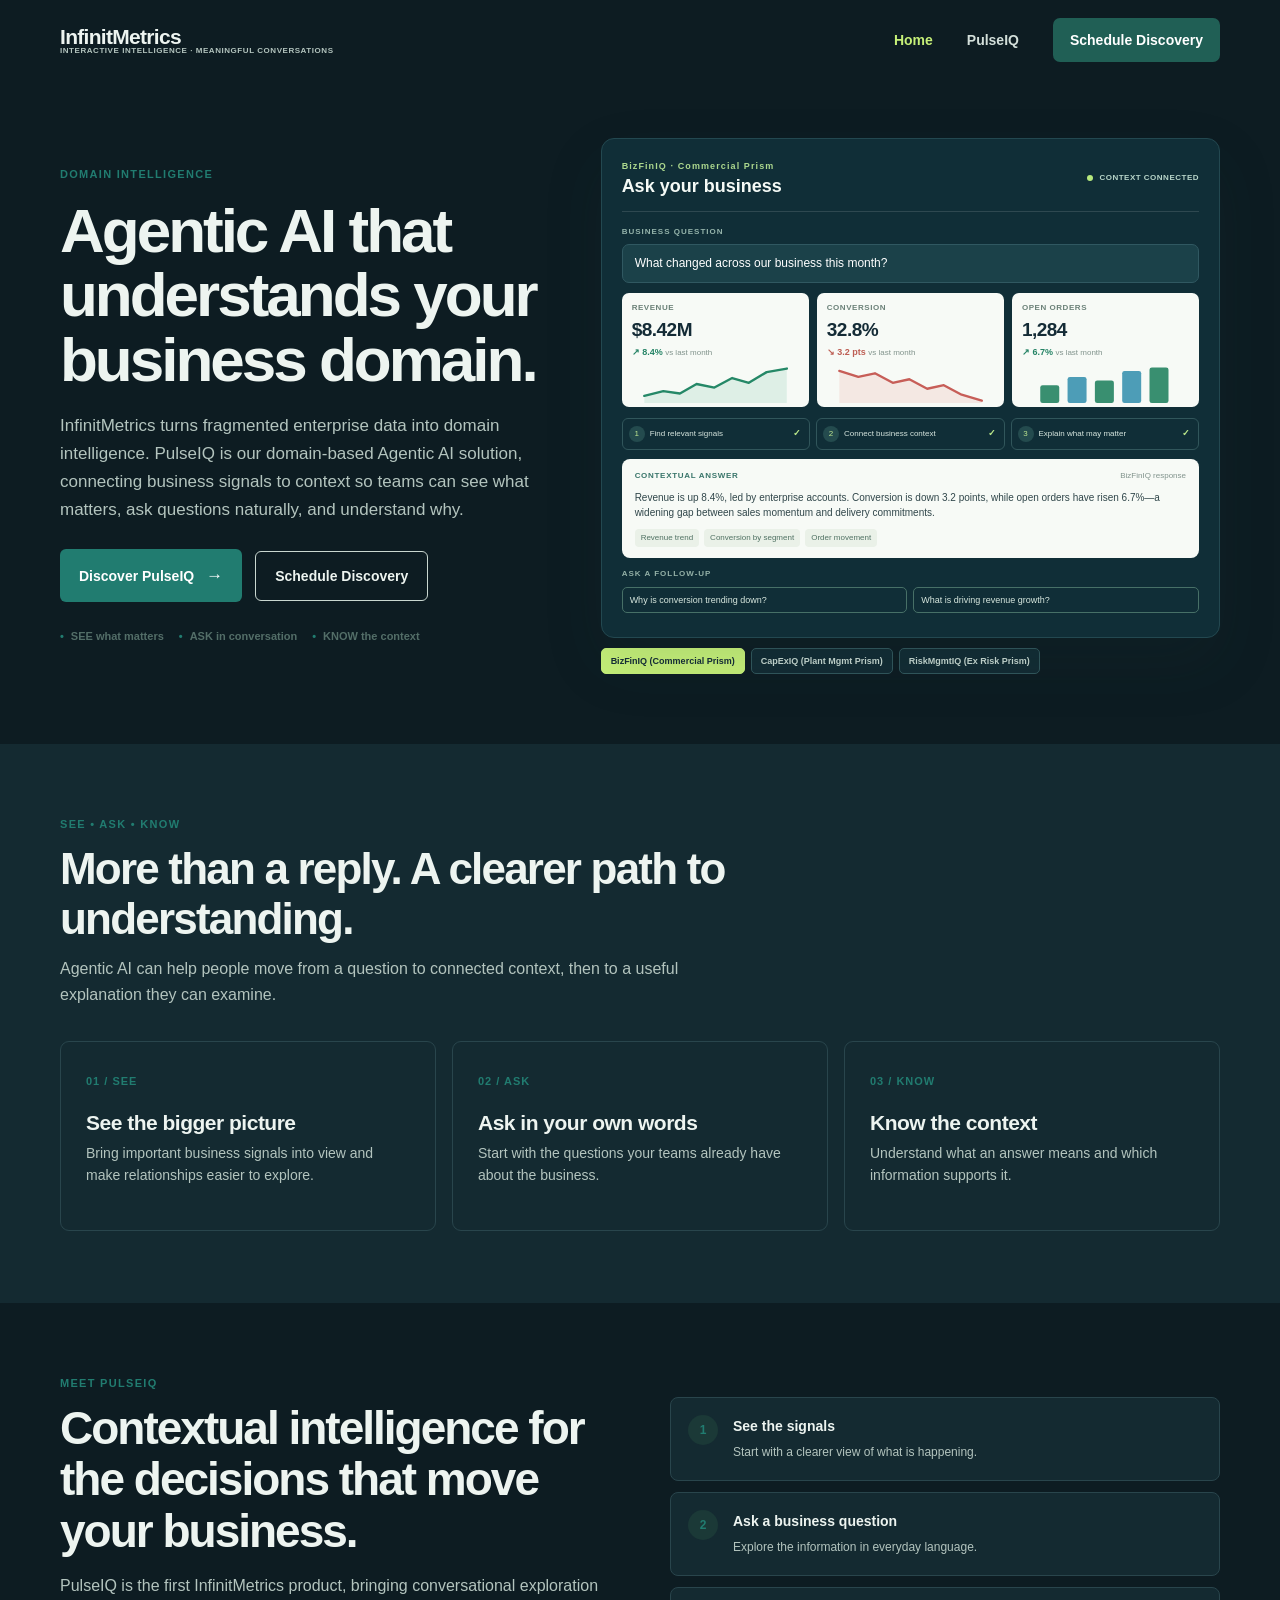
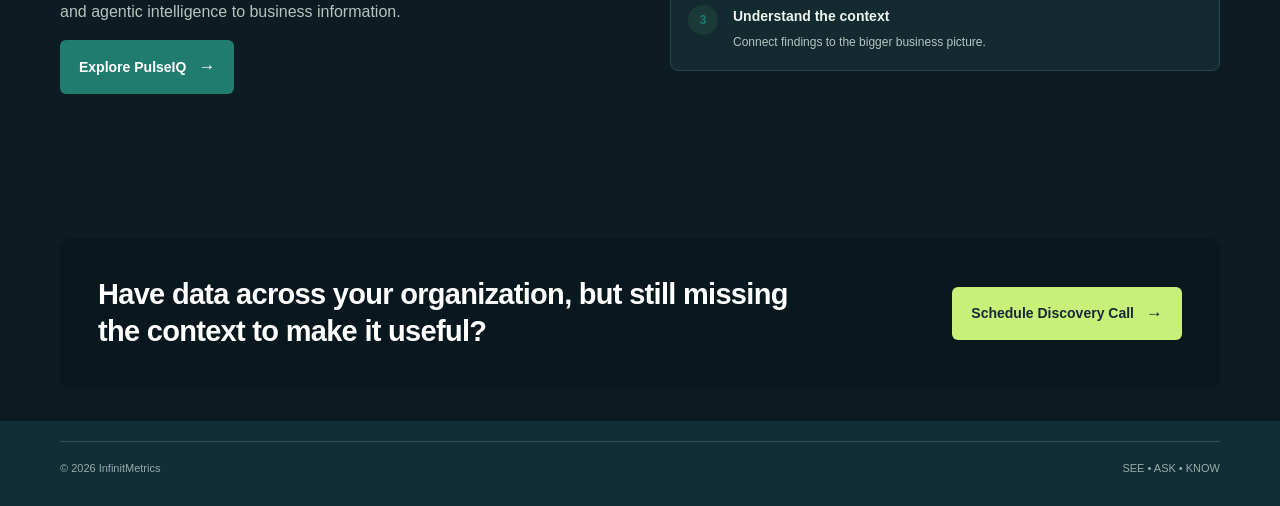
<file: index.html>
<!doctype html>
<html lang="en"><head><meta charset="utf-8"><meta name="viewport" content="width=device-width, initial-scale=1"><meta name="description" content="Agentic AI that connects fragmented business data to context, explains what matters, and helps teams move forward."><title>InfinitMetrics — Agentic AI with business context</title><link rel="stylesheet" href="assets/site.css"><link rel="stylesheet" href="assets/agent-demo.css"><link rel="stylesheet" href="assets/domain-layer.css"><link rel="stylesheet" href="assets/diagram-rotation.css"></head><body>
<header class="wrap topbar"><a class="brand" href="index.html"><span>InfinitMetrics<small>INTERACTIVE INTELLIGENCE · MEANINGFUL CONVERSATIONS</small></span></a><button class="menu" aria-label="Open navigation" aria-expanded="false">☰</button><nav class="nav"><a class="active" href="index.html">Home</a><a href="pulseiq.html">PulseIQ</a><a class="nav-cta" href="discuss.html">Schedule Discovery</a></nav></header>
<main>
<section class="wrap agent-hero"><div class="agent-copy"><div class="eyebrow">Domain Intelligence</div><h1>Agentic AI that understands your business domain.</h1><p class="lead">InfinitMetrics turns fragmented enterprise data into domain intelligence. PulseIQ is our domain-based Agentic AI solution, connecting business signals to context so teams can see what matters, ask questions naturally, and understand why.</p><div class="actions"><a class="button" href="pulseiq.html">Discover PulseIQ <span class="arrow">→</span></a><a class="button secondary" href="discuss.html">Schedule Discovery</a></div><div class="hero-points"><span>SEE what matters</span><span>ASK in conversation</span><span>KNOW the context</span></div></div>
<div class="hero-visual-switcher" data-visual-switcher data-interval="5000" aria-label="Rotating domain intelligence demonstrations"><div class="visual-slides"><div class="visual-slide visual-slide--prompt is-active" id="visual-panel-bizfin" data-visual-slide aria-hidden="false"><div class="agent-demo" aria-label="Agentic intelligence view with business metrics and connected signals"><div class="demo-top"><div><span class="demo-kicker">BizFinIQ · Commercial Prism</span><strong>Ask your business</strong></div><span class="connected-state"><i></i> CONTEXT CONNECTED</span></div><div class="demo-question-label">BUSINESS QUESTION</div><div class="demo-question" id="demo-question">What changed across our business this month?</div><div class="metric-grid"><article class="metric-card"><div class="metric-label">REVENUE</div><div class="metric-value">$8.42M</div><div class="metric-delta positive">↗ 8.4% <span>vs last month</span></div><svg viewBox="0 0 120 32" role="img" aria-label="Trend chart"><path class="chart-fill green-fill" d="M0 26 L16 22 L30 24 L44 16 L59 19 L74 11 L88 15 L103 6 L120 3 L120 32 L0 32Z"/><path class="chart-line green-line" d="M0 26 L16 22 L30 24 L44 16 L59 19 L74 11 L88 15 L103 6 L120 3"/></svg></article><article class="metric-card"><div class="metric-label">CONVERSION</div><div class="metric-value">32.8%</div><div class="metric-delta negative">↘ 3.2 pts <span>vs last month</span></div><svg viewBox="0 0 120 32" role="img" aria-label="Conversion trend declining"><path class="chart-fill red-fill" d="M0 5 L16 10 L30 7 L45 15 L59 12 L74 20 L88 17 L103 25 L120 30 L120 32 L0 32Z"/><path class="chart-line red-line" d="M0 5 L16 10 L30 7 L45 15 L59 12 L74 20 L88 17 L103 25 L120 30"/></svg></article><article class="metric-card"><div class="metric-label">OPEN ORDERS</div><div class="metric-value">1,284</div><div class="metric-delta positive">↗ 6.7% <span>vs last month</span></div><svg viewBox="0 0 120 32" role="img" aria-label="Bar chart"><rect x="5" y="17" width="16" height="15" rx="2" fill="#398f70"/><rect x="28" y="10" width="16" height="22" rx="2" fill="#4d9db7"/><rect x="51" y="13" width="16" height="19" rx="2" fill="#398f70"/><rect x="74" y="5" width="16" height="27" rx="2" fill="#4d9db7"/><rect x="97" y="2" width="16" height="30" rx="2" fill="#398f70"/></svg></article></div><div class="agent-steps" aria-label="Agent steps"><div class="agent-step"><i>1</i><span>Find relevant signals</span><b>✓</b></div><div class="agent-step"><i>2</i><span>Connect business context</span><b>✓</b></div><div class="agent-step"><i>3</i><span>Explain what may matter</span><b>✓</b></div></div><div class="answer-box"><div class="answer-heading"><span>CONTEXTUAL ANSWER</span><span>BizFinIQ response</span></div><p id="demo-answer">Revenue is up 8.4%, led by enterprise accounts. Conversion is down 3.2 points, while open orders have risen 6.7%—a widening gap between sales momentum and delivery commitments.</p><div class="evidence-row"><span>Revenue trend</span><span>Conversion by segment</span><span>Order movement</span></div></div><div class="demo-prompts"><span>ASK A FOLLOW-UP</span><button type="button" data-question="Why is conversion trending down?" data-answer="The decline is concentrated in new business. The strongest related signals are fewer late-stage opportunities progressing and a drop in recent follow-up activity. Review the affected segments and opportunity history to understand the cause.">Why is conversion trending down?</button><button type="button" data-question="What is driving revenue growth?" data-answer="Enterprise accounts are contributing most to the increase. The trend is strongest in expansion revenue, while new business conversion is softer. This separates the growth driver from the area that may need attention.">What is driving revenue growth?</button></div></div></div><div class="visual-slide visual-slide--prompt" id="visual-panel-manuiq" data-visual-slide aria-hidden="false"><div class="agent-demo chart-bars" aria-label="Agentic intelligence view with business metrics and connected signals"><div class="demo-top"><div><span class="demo-kicker">CapExIQ · Plant Mgmt Prism</span><strong>Ask your business</strong></div><span class="connected-state"><i></i> CONTEXT CONNECTED</span></div><div class="demo-question-label">BUSINESS QUESTION</div><div class="demo-question" id="capexiq-question">How is the new machine investment performing?</div><div class="metric-grid"><article class="metric-card"><div class="metric-label">CAPACITY UTILIZATION</div><div class="metric-value">82%</div><div class="metric-delta positive">↗ 6.4% <span>capacity utilized</span></div><svg viewBox="0 0 120 32" role="img" aria-label="Trend chart"><path class="chart-fill green-fill" d="M0 26 L16 22 L30 24 L44 16 L59 19 L74 11 L88 15 L103 6 L120 3 L120 32 L0 32Z"/><path class="chart-line green-line" d="M0 26 L16 22 L30 24 L44 16 L59 19 L74 11 L88 15 L103 6 L120 3"/></svg></article><article class="metric-card"><div class="metric-label">UNIT COST</div><div class="metric-value">14.2%</div><div class="metric-delta positive">↗ 8% <span>unit cost reduction</span></div><svg viewBox="0 0 120 32" role="img" aria-label="Bar chart"><rect x="5" y="17" width="16" height="15" rx="2" fill="#398f70"/><rect x="28" y="10" width="16" height="22" rx="2" fill="#4d9db7"/><rect x="51" y="13" width="16" height="19" rx="2" fill="#398f70"/><rect x="74" y="5" width="16" height="27" rx="2" fill="#4d9db7"/><rect x="97" y="2" width="16" height="30" rx="2" fill="#398f70"/></svg></article><article class="metric-card"><div class="metric-label">PAYBACK PERIOD</div><div class="metric-value">2.8 yrs</div><div class="metric-delta positive">↗ 0.4 yrs <span>payback forecast</span></div><svg viewBox="0 0 120 32" role="img" aria-label="Risk heatmap"><rect x="2" y="2" width="26" height="12" rx="2" fill="#8fbd96"/><rect x="32" y="2" width="26" height="12" rx="2" fill="#e5bb62"/><rect x="62" y="2" width="26" height="12" rx="2" fill="#d87968"/><rect x="92" y="2" width="26" height="12" rx="2" fill="#e5bb62"/><rect x="2" y="18" width="26" height="12" rx="2" fill="#e5bb62"/><rect x="32" y="18" width="26" height="12" rx="2" fill="#8fbd96"/><rect x="62" y="18" width="26" height="12" rx="2" fill="#e5bb62"/><rect x="92" y="18" width="26" height="12" rx="2" fill="#d87968"/></svg></article></div><div class="agent-steps" aria-label="Agent steps"><div class="agent-step"><i>1</i><span>Find relevant signals</span><b>✓</b></div><div class="agent-step"><i>2</i><span>Connect business context</span><b>✓</b></div><div class="agent-step"><i>3</i><span>Explain what may matter</span><b>✓</b></div></div><div class="answer-box"><div class="answer-heading"><span>CONTEXTUAL ANSWER</span><span>CapExIQ response</span></div><p id="capexiq-answer">Capacity utilization is 82%, with unit cost down 8% since commissioning. At current output, the investment is tracking toward a 2.8 year payback; compare actual throughput with the original ramp plan.</p><div class="evidence-row"><span>Capacity trend</span><span>Cost by unit</span><span>ROI outlook</span></div></div><div class="demo-prompts"><span>ASK A FOLLOW-UP</span><button type="button" data-question="What is limiting machine utilization?" data-answer="The decline is concentrated in new business. The strongest related signals are fewer late-stage opportunities progressing and a drop in recent follow-up activity. Review the affected segments and opportunity history to understand the cause.">What is limiting machine utilization?</button><button type="button" data-question="How has unit cost changed?" data-answer="Enterprise accounts are contributing most to the increase. The trend is strongest in expansion revenue, while new business conversion is softer. This separates the growth driver from the area that may need attention.">How has unit cost changed?</button></div></div></div><div class="visual-slide visual-slide--prompt" id="visual-panel-riskmgmtiq" data-visual-slide aria-hidden="false"><div class="agent-demo chart-mix-risk" aria-label="Agentic intelligence view with business metrics and connected signals"><div class="demo-top"><div><span class="demo-kicker">RiskMgmtIQ - Ex Risk Prism</span><strong>Ask your business</strong></div><span class="connected-state"><i></i> CONTEXT CONNECTED</span></div><div class="demo-question-label">BUSINESS QUESTION</div><div class="demo-question" id="riskmgmtiq-question">Which vendors need a risk review this quarter?</div><div class="metric-grid"><article class="metric-card"><div class="metric-label">CONTROL COVERAGE</div><div class="metric-value">86%</div><div class="metric-delta positive">↗ 4 pts <span>controls mapped</span></div><svg viewBox="0 0 120 32" role="img" aria-label="Bar chart"><rect x="5" y="17" width="16" height="15" rx="2" fill="#398f70"/><rect x="28" y="10" width="16" height="22" rx="2" fill="#4d9db7"/><rect x="51" y="13" width="16" height="19" rx="2" fill="#398f70"/><rect x="74" y="5" width="16" height="27" rx="2" fill="#4d9db7"/><rect x="97" y="2" width="16" height="30" rx="2" fill="#398f70"/></svg></article><article class="metric-card"><div class="metric-label">OPEN FINDINGS</div><div class="metric-value">12</div><div class="metric-delta positive">↗ 3 <span>open high findings</span></div><svg viewBox="0 0 120 32" role="img" aria-label="Risk heatmap"><rect x="2" y="2" width="26" height="12" rx="2" fill="#8fbd96"/><rect x="32" y="2" width="26" height="12" rx="2" fill="#e5bb62"/><rect x="62" y="2" width="26" height="12" rx="2" fill="#d87968"/><rect x="92" y="2" width="26" height="12" rx="2" fill="#e5bb62"/><rect x="2" y="18" width="26" height="12" rx="2" fill="#e5bb62"/><rect x="32" y="18" width="26" height="12" rx="2" fill="#8fbd96"/><rect x="62" y="18" width="26" height="12" rx="2" fill="#e5bb62"/><rect x="92" y="18" width="26" height="12" rx="2" fill="#d87968"/></svg></article><article class="metric-card"><div class="metric-label">REVIEWS DUE</div><div class="metric-value">7</div><div class="metric-delta positive">↗ 2 <span>reviews due</span></div><svg viewBox="0 0 120 32" role="img" aria-label="Risk heatmap"><rect x="2" y="2" width="26" height="12" rx="2" fill="#8fbd96"/><rect x="32" y="2" width="26" height="12" rx="2" fill="#e5bb62"/><rect x="62" y="2" width="26" height="12" rx="2" fill="#d87968"/><rect x="92" y="2" width="26" height="12" rx="2" fill="#e5bb62"/><rect x="2" y="18" width="26" height="12" rx="2" fill="#e5bb62"/><rect x="32" y="18" width="26" height="12" rx="2" fill="#8fbd96"/><rect x="62" y="18" width="26" height="12" rx="2" fill="#e5bb62"/><rect x="92" y="18" width="26" height="12" rx="2" fill="#d87968"/></svg></article></div><div class="agent-steps" aria-label="Agent steps"><div class="agent-step"><i>1</i><span>Find relevant signals</span><b>✓</b></div><div class="agent-step"><i>2</i><span>Connect business context</span><b>✓</b></div><div class="agent-step"><i>3</i><span>Explain what may matter</span><b>✓</b></div></div><div class="answer-box"><div class="answer-heading"><span>CONTEXTUAL ANSWER</span><span>RiskMgmtIQ (Ex Risk Prism) · VRM / GRC response</span></div><p id="riskmgmtiq-answer">Twelve high priority findings remain open, and seven vendor reviews are due this quarter. Control coverage is 86%; prioritize suppliers with overdue reviews and unresolved security evidence.</p><div class="evidence-row"><span>Capacity trend</span><span>Cost by unit</span><span>ROI outlook</span></div></div><div class="demo-prompts"><span>ASK A FOLLOW-UP</span><button type="button" data-question="Which vendors have overdue evidence?" data-answer="The decline is concentrated in new business. The strongest related signals are fewer late-stage opportunities progressing and a drop in recent follow-up activity. Review the affected segments and opportunity history to understand the cause.">Which vendors have overdue evidence?</button><button type="button" data-question="What changed in high risk findings?" data-answer="Enterprise accounts are contributing most to the increase. The trend is strongest in expansion revenue, while new business conversion is softer. This separates the growth driver from the area that may need attention.">What changed in high risk findings?</button></div></div></div></div><div class="visual-controls" role="group" aria-label="Choose a domain demonstration"><button class="visual-control is-active" type="button" data-visual-trigger="0" aria-pressed="true">BizFinIQ (Commercial Prism)</button><button class="visual-control" type="button" data-visual-trigger="1" aria-pressed="false">CapExIQ (Plant Mgmt Prism)</button><button class="visual-control" type="button" data-visual-trigger="2" aria-pressed="false">RiskMgmtIQ (Ex Risk Prism)</button></div></div></section>
<section class="band white"><div class="wrap"><div class="section-head"><div class="eyebrow">SEE • ASK • KNOW</div><h2>More than a reply. A clearer path to understanding.</h2><p>Agentic AI can help people move from a question to connected context, then to a useful explanation they can examine.</p></div><div class="three"><article class="tile"><span class="num">01 / SEE</span><h3>See the bigger picture</h3><p>Bring important business signals into view and make relationships easier to explore.</p></article><article class="tile"><span class="num">02 / ASK</span><h3>Ask in your own words</h3><p>Start with the questions your teams already have about the business.</p></article><article class="tile"><span class="num">03 / KNOW</span><h3>Know the context</h3><p>Understand what an answer means and which information supports it.</p></article></div></div></section>
<section class="band"><div class="wrap split"><div><div class="eyebrow">Meet PulseIQ</div><h2>Contextual intelligence for the decisions that move your business.</h2><p>PulseIQ is the first InfinitMetrics product, bringing conversational exploration and agentic intelligence to business information.</p><a class="button" href="pulseiq.html">Explore PulseIQ <span class="arrow">→</span></a></div><div class="step-list"><div class="step"><strong>1</strong><div><b>See the signals</b><span>Start with a clearer view of what is happening.</span></div></div><div class="step"><strong>2</strong><div><b>Ask a business question</b><span>Explore the information in everyday language.</span></div></div><div class="step"><strong>3</strong><div><b>Understand the context</b><span>Connect findings to the bigger business picture.</span></div></div></div></div></section>
<section class="band"><div class="wrap"><div class="quote"><p>Have data across your organization, but still missing the context to make it useful?</p><a class="button" href="discuss.html">Schedule Discovery Call <span class="arrow">→</span></a></div></div></section>
</main><footer class="footer"><div class="wrap"><div class="footer-bottom"><span>© 2026 InfinitMetrics</span><span>SEE • ASK • KNOW</span></div></div></footer><script src="assets/site.js"></script><script src="assets/agent-demo.js"></script><script src="assets/diagram-rotation.js"></script></body></html>
</file>
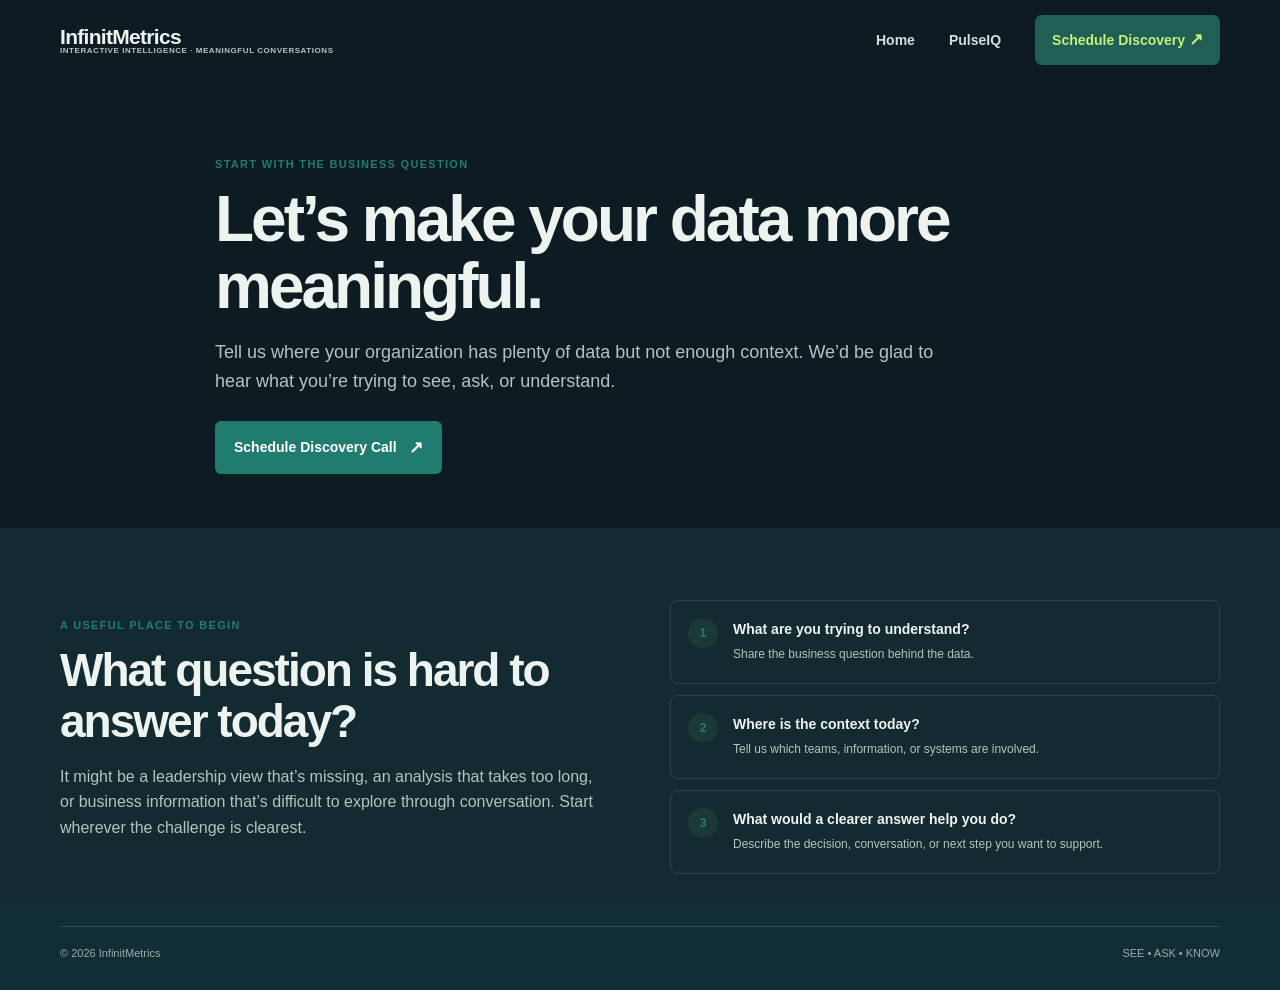
<file: discuss.html>
<!doctype html>
<html lang="en"><head><meta charset="utf-8"><meta name="viewport" content="width=device-width, initial-scale=1"><meta name="description" content="Talk with InfinitMetrics about the business questions your data is not helping you answer."><title>Schedule Discovery | InfinitMetrics</title><link rel="stylesheet" href="assets/site.css"></head><body>
<header class="wrap topbar"><a class="brand" href="/"><span>InfinitMetrics<small>INTERACTIVE INTELLIGENCE · MEANINGFUL CONVERSATIONS</small></span></a><button class="menu" aria-label="Open navigation" aria-expanded="false">☰</button><nav class="nav"><a href="/">Home</a><a href="pulseiq.html">PulseIQ</a><a class="nav-cta active" href="discuss.html">Schedule Discovery <span class="arrow">↗</span></a></nav></header>
<main><section class="wrap page-hero"><div class="eyebrow">Start with the business question</div><h1>Let’s make your data more meaningful.</h1><p>Tell us where your organization has plenty of data but not enough context. We’d be glad to hear what you’re trying to see, ask, or understand.</p><div class="actions"><a class="button" href="mailto:tgkirubakaran@infinitmetrics.com?subject=InfinitMetrics%20-%20Schedule%20Discovery%20Call">Schedule Discovery Call <span class="arrow">↗</span></a></div></section>
<section class="band white"><div class="wrap split"><div><div class="eyebrow">A useful place to begin</div><h2>What question is hard to answer today?</h2><p>It might be a leadership view that’s missing, an analysis that takes too long, or business information that’s difficult to explore through conversation. Start wherever the challenge is clearest.</p></div><div class="step-list"><div class="step"><strong>1</strong><div><b>What are you trying to understand?</b><span>Share the business question behind the data.</span></div></div><div class="step"><strong>2</strong><div><b>Where is the context today?</b><span>Tell us which teams, information, or systems are involved.</span></div></div><div class="step"><strong>3</strong><div><b>What would a clearer answer help you do?</b><span>Describe the decision, conversation, or next step you want to support.</span></div></div></div></div></section></main>
<footer class="footer"><div class="wrap"><div class="footer-bottom"><span>© 2026 InfinitMetrics</span><span>SEE • ASK • KNOW</span></div></div></footer><script src="assets/site.js"></script></body></html>
</file>
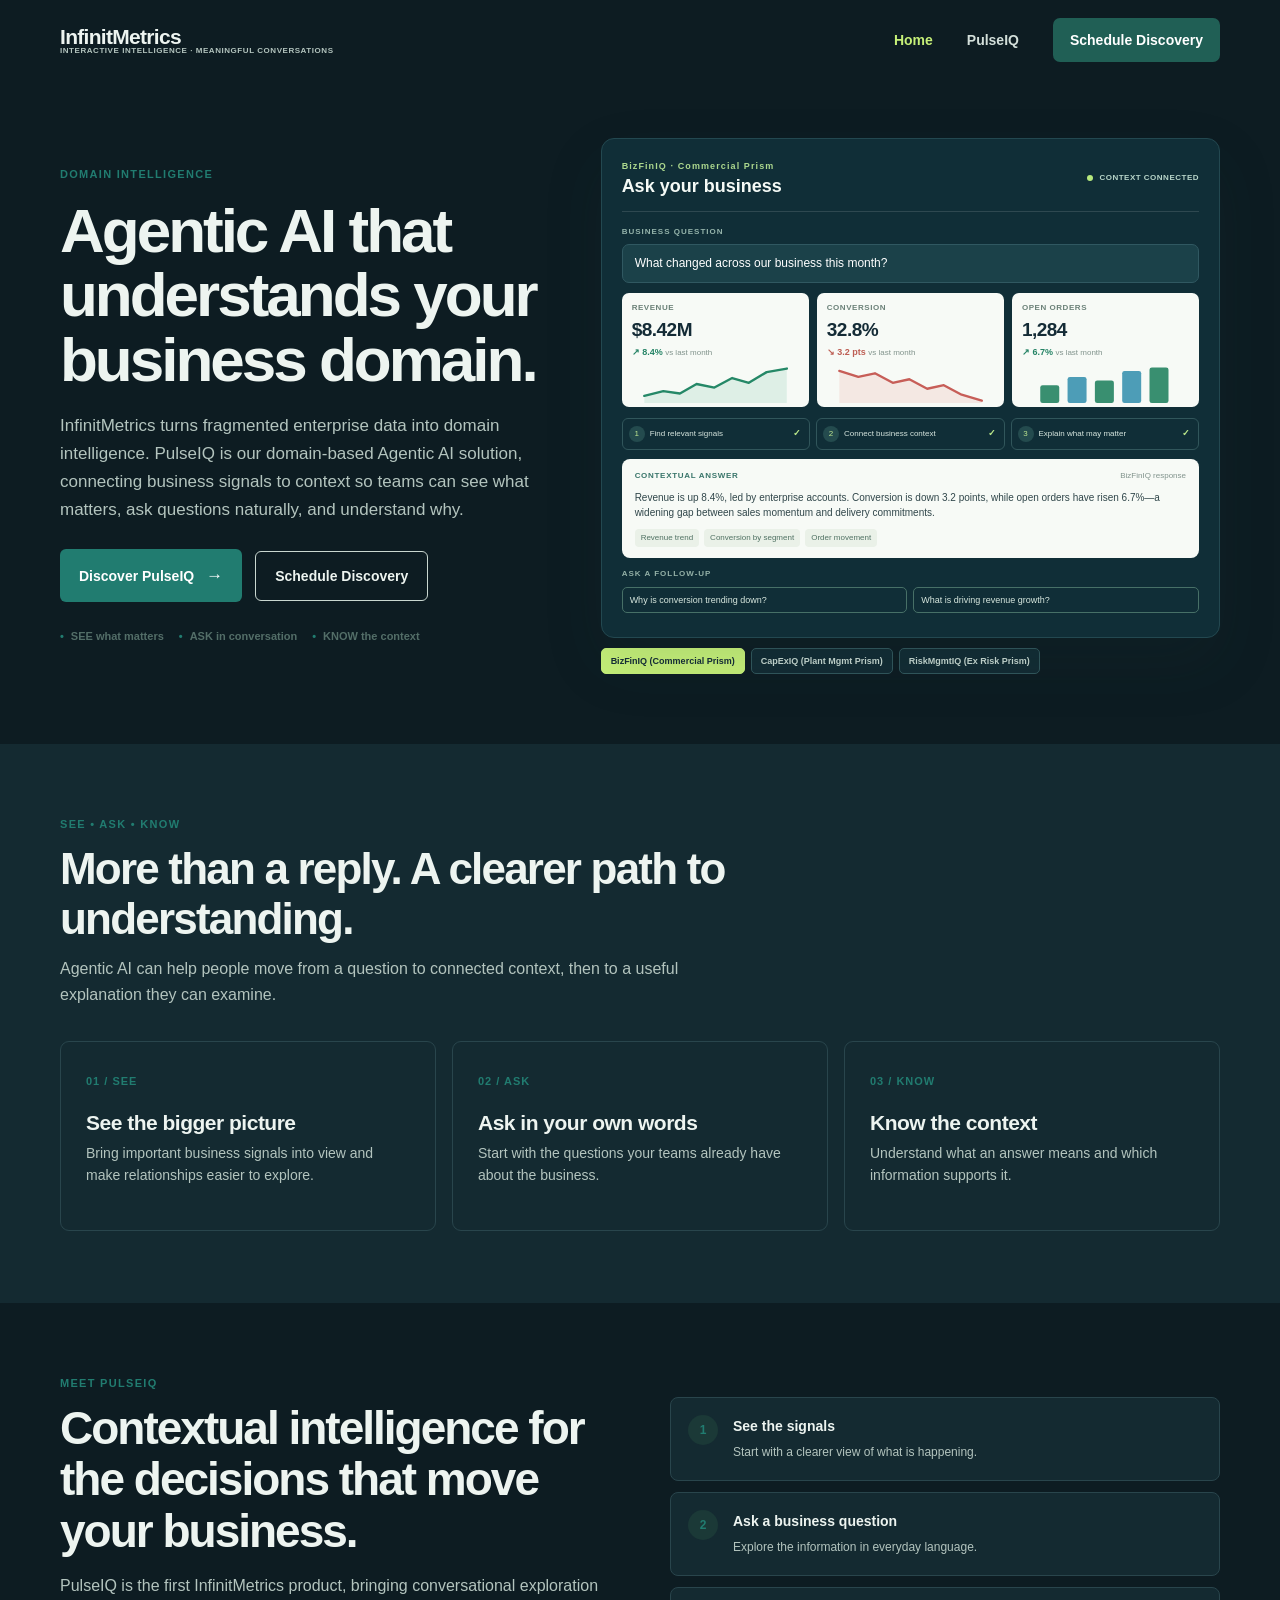
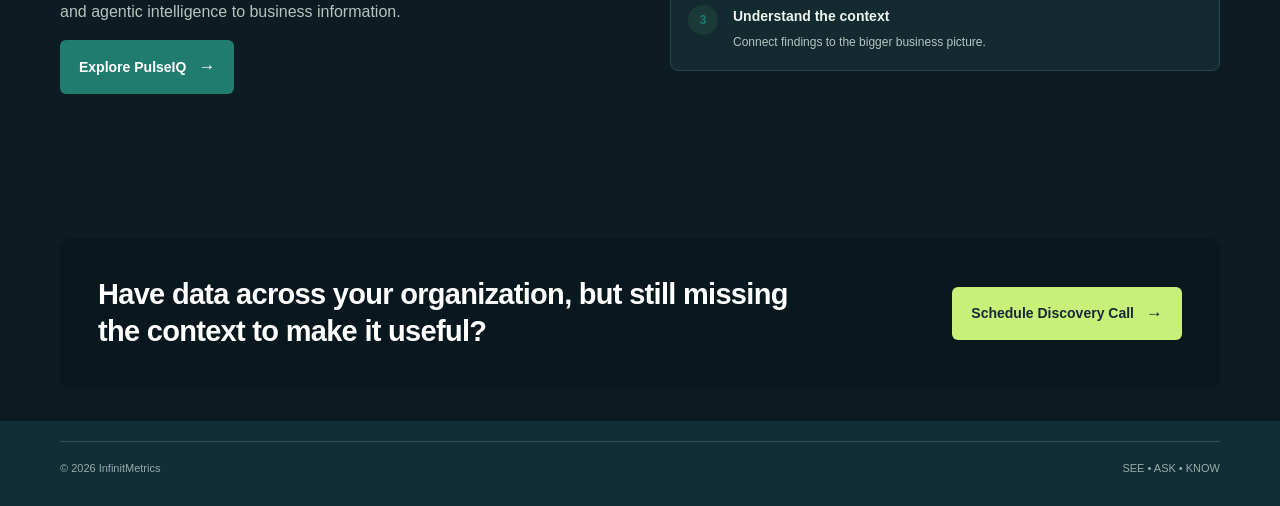
<file: home-5s-compact-diagram-draft.html>
<!doctype html><html lang="en"><head><meta charset="utf-8"><meta http-equiv="refresh" content="0;url=/"><link rel="canonical" href="/"><title>InfinitMetrics</title><script>window.location.replace("/");</script></head><body><p>Continue to <a href="/">InfinitMetrics home</a>.</p></body></html>
</file>
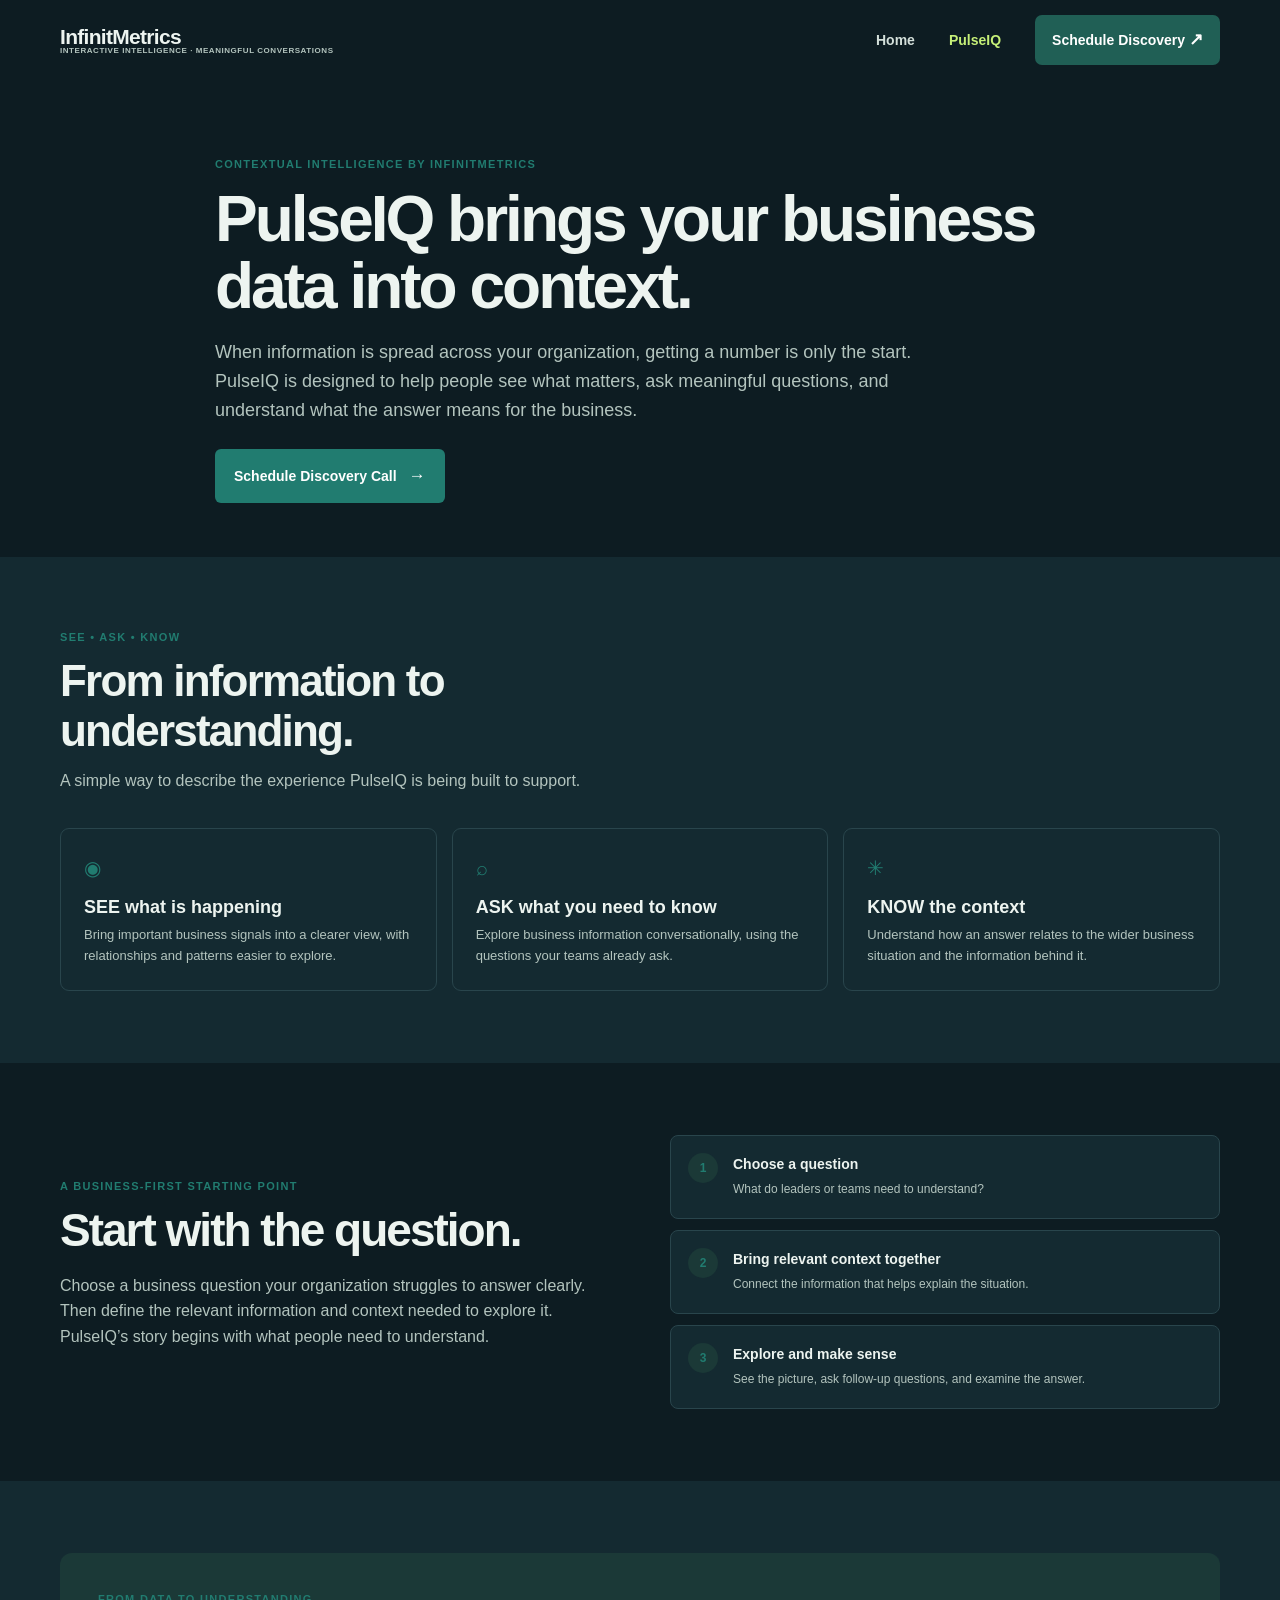
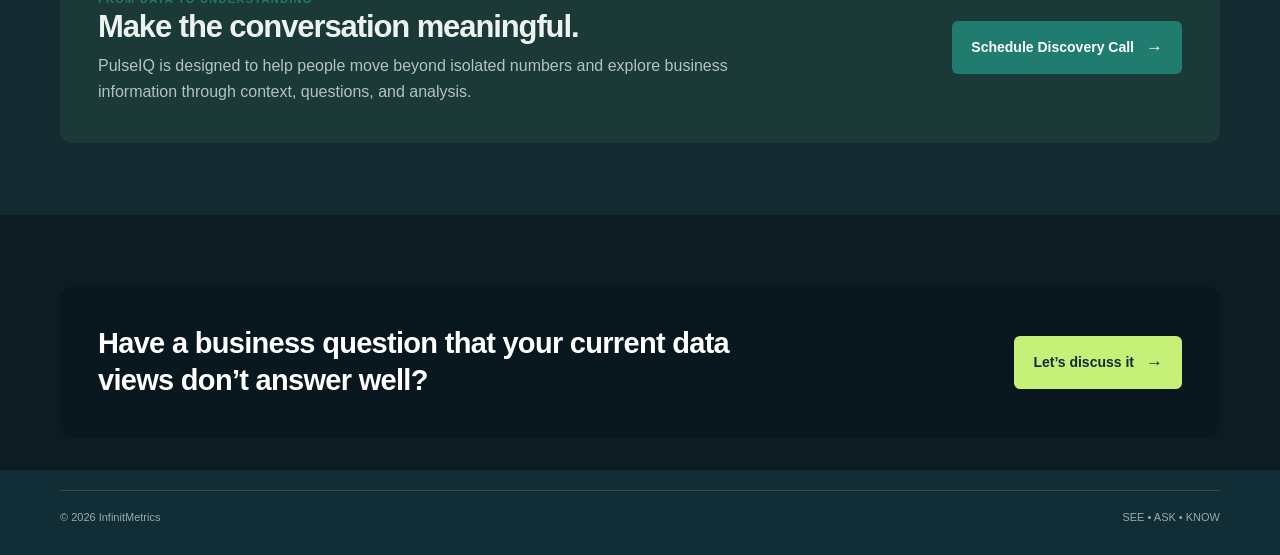
<file: pulseiq.html>
<!doctype html>
<html lang="en"><head><meta charset="utf-8"><meta name="viewport" content="width=device-width, initial-scale=1"><meta name="description" content="Meet PulseIQ, contextual intelligence from InfinitMetrics. See what matters, ask questions, and understand your data in business context."><title>PulseIQ — Context for better decisions | InfinitMetrics</title><link rel="stylesheet" href="assets/site.css"></head><body>
<header class="wrap topbar"><a class="brand" href="/"><span>InfinitMetrics<small>INTERACTIVE INTELLIGENCE · MEANINGFUL CONVERSATIONS</small></span></a><button class="menu" aria-label="Open navigation" aria-expanded="false">☰</button><nav class="nav"><a href="/">Home</a><a class="active" href="pulseiq.html">PulseIQ</a><a class="nav-cta" href="discuss.html">Schedule Discovery <span class="arrow">↗</span></a></nav></header>
<main><section class="wrap page-hero"><div class="eyebrow">Contextual intelligence by InfinitMetrics</div><h1>PulseIQ brings your business data into context.</h1><p>When information is spread across your organization, getting a number is only the start. PulseIQ is designed to help people see what matters, ask meaningful questions, and understand what the answer means for the business.</p><div class="actions"><a class="button" href="discuss.html">Schedule Discovery Call <span class="arrow">→</span></a></div></section>
<section class="band white"><div class="wrap"><div class="section-head"><div class="eyebrow">SEE • ASK • KNOW</div><h2>From information to understanding.</h2><p>A simple way to describe the experience PulseIQ is being built to support.</p></div><div class="detail-grid"><article class="detail-card"><div class="symbol">◉</div><h3>SEE what is happening</h3><p>Bring important business signals into a clearer view, with relationships and patterns easier to explore.</p></article><article class="detail-card"><div class="symbol">⌕</div><h3>ASK what you need to know</h3><p>Explore business information conversationally, using the questions your teams already ask.</p></article><article class="detail-card"><div class="symbol">✳</div><h3>KNOW the context</h3><p>Understand how an answer relates to the wider business situation and the information behind it.</p></article></div></div></section>
<section class="band"><div class="wrap split"><div><div class="eyebrow">A business-first starting point</div><h2>Start with the question.</h2><p>Choose a business question your organization struggles to answer clearly. Then define the relevant information and context needed to explore it. PulseIQ’s story begins with what people need to understand.</p></div><div class="step-list"><div class="step"><strong>1</strong><div><b>Choose a question</b><span>What do leaders or teams need to understand?</span></div></div><div class="step"><strong>2</strong><div><b>Bring relevant context together</b><span>Connect the information that helps explain the situation.</span></div></div><div class="step"><strong>3</strong><div><b>Explore and make sense</b><span>See the picture, ask follow-up questions, and examine the answer.</span></div></div></div></div></section>
<section class="band white"><div class="wrap"><div class="soft-panel"><div><div class="eyebrow">From data to understanding</div><h2>Make the conversation meaningful.</h2><p>PulseIQ is designed to help people move beyond isolated numbers and explore business information through context, questions, and analysis.</p></div><a class="button" href="discuss.html">Schedule Discovery Call <span class="arrow">→</span></a></div></div></section>
<section class="band"><div class="wrap"><div class="quote"><p>Have a business question that your current data views don’t answer well?</p><a class="button" href="discuss.html">Let’s discuss it <span class="arrow">→</span></a></div></div></section></main>
<footer class="footer"><div class="wrap"><div class="footer-bottom"><span>© 2026 InfinitMetrics</span><span>SEE • ASK • KNOW</span></div></div></footer><script src="assets/site.js"></script></body></html>
</file>
<file: assets/site.css>
:root{--ink:#edf4f0;--muted:#b3c4be;--paper:#0d1c22;--white:#142a31;--line:#29454c;--green:#217c70;--lime:#c6f078;--pale:#1b3937;--navy:#09181e;--serif:'Segoe UI',Arial,sans-serif;--sans:'Segoe UI',Arial,sans-serif}
*{box-sizing:border-box}html{scroll-behavior:smooth}body{margin:0;background:var(--paper);color:var(--ink);font-family:var(--sans);line-height:1.6}a{color:inherit;text-decoration:none}.wrap{width:min(1160px,calc(100% - 48px));margin:auto}.topbar{height:80px;display:flex;align-items:center;justify-content:space-between}.brand{font:800 21px var(--serif);letter-spacing:-.7px;display:flex;align-items:center;gap:11px}.brand-mark{width:30px;height:30px;border:2px solid var(--green);border-radius:9px;position:relative;transform:rotate(-8deg)}.brand-mark:before,.brand-mark:after{content:"";position:absolute;background:var(--green);border-radius:3px}.brand-mark:before{width:13px;height:3px;top:7px;left:6px}.brand-mark:after{width:3px;height:13px;top:7px;left:6px}.brand small{font:600 9px var(--sans);font-size:8px;letter-spacing:.55px;color:var(--muted);display:block;margin-top:-3px;white-space:nowrap}.nav{display:flex;align-items:center;gap:34px;font-size:14px;font-weight:600;color:#d3dfda}.nav a:hover,.nav a.active{color:var(--green)}.nav .nav-cta{background:#205f55;color:#fff;padding:11px 17px;border-radius:7px}.nav .nav-cta:hover{background:var(--green);color:white}.menu{display:none;background:none;border:0;font-size:25px;color:var(--ink)}
.eyebrow{color:var(--green);font-weight:700;letter-spacing:1.3px;text-transform:uppercase;font-size:11px}.hero{padding:72px 0 86px;display:grid;grid-template-columns:1.05fr .95fr;gap:70px;align-items:center}.hero h1{font:700 clamp(42px,5.3vw,66px)/1.06 var(--serif);letter-spacing:-3.4px;margin:17px 0 21px;max-width:690px}.hero p.lead{font-size:18px;color:var(--muted);max-width:555px;margin:0 0 27px;line-height:1.65}.actions{display:flex;align-items:center;gap:13px;flex-wrap:wrap}.button{display:inline-flex;align-items:center;gap:12px;padding:13px 19px;background:var(--green);color:white;border-radius:6px;font-weight:700;font-size:14px}.button:hover{background:var(--ink)}.button.secondary{background:transparent;border:1px solid #c9d7d0;color:var(--ink)}.button.secondary:hover{border-color:var(--green);color:var(--green)}.arrow{font-size:17px}.art{min-height:390px;position:relative;display:grid;place-items:center}.orb{position:absolute;width:340px;height:340px;border-radius:50%;background:radial-gradient(circle at 40% 36%,#e1f4bf 0 9%,#c8e7ae 10% 34%,#d9ebe0 35% 57%,#ecf2e9 58%);filter:saturate(.85)}.orbit{position:absolute;width:390px;height:180px;border:1px solid #9fc7ad;border-radius:50%;transform:rotate(-35deg)}.orbit.two{transform:rotate(52deg);width:410px;height:195px;border-color:#c2d6bc}.node{position:absolute;width:13px;height:13px;border:3px solid #fff;border-radius:50%;background:var(--green);box-shadow:0 0 0 1px #88b69d}.node.n1{top:64px;left:25%}.node.n2{right:13%;top:44%}.node.n3{bottom:52px;left:33%}.node.n4{top:20%;right:31%}.signal-card{position:relative;background:rgba(255,255,255,.93);border:1px solid #e0e9e1;box-shadow:0 22px 54px #3556471b;border-radius:12px;width:min(340px,88%);padding:23px 23px 20px;z-index:1}.signal-top{display:flex;justify-content:space-between;align-items:center;color:var(--muted);font-size:11px;font-weight:700}.signal-live{color:var(--green);display:flex;align-items:center;gap:6px}.signal-live:before{content:"";width:6px;height:6px;background:#5cab6c;border-radius:50%}.signal-card h3{font:700 19px var(--serif);margin:22px 0 5px;letter-spacing:-.5px}.signal-card p{font-size:12px;color:var(--muted);margin:0 0 20px}.mini-flow{display:grid;grid-template-columns:1fr 18px 1fr 18px 1fr;align-items:center;text-align:center}.mini-flow div{padding:12px 4px;background:#f1f6f1;border-radius:6px;font-size:10px;font-weight:700}.mini-flow span{color:#86a793;font-size:13px}.signal-bottom{border-top:1px solid var(--line);margin-top:17px;padding-top:12px;font-size:10px;color:var(--muted);display:flex;justify-content:space-between}.signal-bottom strong{color:var(--ink)}
.band{padding:72px 0}.band.white{background:var(--white)}.section-head{max-width:680px;margin-bottom:34px}.section-head h2{font:700 clamp(31px,3.8vw,44px)/1.14 var(--serif);letter-spacing:-1.8px;margin:10px 0 12px}.section-head p{color:var(--muted);margin:0;font-size:16px}.three{display:grid;grid-template-columns:repeat(3,1fr);gap:16px}.tile{padding:25px;background:var(--white);border:1px solid var(--line);border-radius:9px;min-height:190px}.tile .num{font:700 11px var(--sans);color:var(--green);letter-spacing:1px}.tile h3{font:700 21px var(--serif);letter-spacing:-.5px;margin:18px 0 7px}.tile p{color:var(--muted);font-size:14px;margin:0}.soft-panel{background:var(--pale);border-radius:12px;padding:38px;display:grid;grid-template-columns:1fr auto;gap:30px;align-items:center}.soft-panel h2{font:700 31px/1.2 var(--serif);letter-spacing:-1.1px;margin:0 0 8px}.soft-panel p{color:var(--muted);margin:0;max-width:630px}.iq-grid{display:grid;grid-template-columns:repeat(2,1fr);gap:16px}.iq-card{border:1px solid var(--line);background:white;border-radius:10px;padding:24px;display:flex;gap:17px;align-items:flex-start}.iq-badge{width:44px;height:44px;border-radius:10px;background:var(--pale);display:grid;place-items:center;color:var(--green);font:800 12px var(--serif);flex:none}.iq-card h3{font:700 19px var(--serif);margin:0 0 3px}.iq-card p{font-size:13px;color:var(--muted);margin:0}.status{display:inline-block;color:#627875;background:#f0f3f0;border-radius:20px;padding:3px 9px;font-size:10px;font-weight:700;margin-top:10px}.status.live{background:#e7f5e7;color:#337849}.quote{background:var(--navy);color:#fff;padding:38px;border-radius:12px;display:flex;justify-content:space-between;align-items:center;gap:30px}.quote p{font:600 clamp(20px,2.8vw,29px)/1.3 var(--serif);letter-spacing:-.7px;margin:0;max-width:700px}.quote .button{background:var(--lime);color:#142b36;white-space:nowrap}.quote .button:hover{background:#fff}.split{display:grid;grid-template-columns:1fr 1fr;gap:60px;align-items:center}.split h2{font:700 clamp(32px,4vw,46px)/1.12 var(--serif);letter-spacing:-2px;margin:10px 0}.split p{color:var(--muted)}.step-list{display:grid;gap:11px}.step{display:flex;gap:15px;align-items:flex-start;padding:17px;background:var(--white);border:1px solid var(--line);border-radius:8px}.step strong{font:700 12px var(--sans);color:var(--green);background:var(--pale);width:30px;height:30px;border-radius:50%;display:grid;place-items:center;flex:none}.step b{display:block;font-size:14px}.step span{font-size:12px;color:var(--muted)}
.page-hero{padding:76px 0 54px;max-width:850px}.page-hero h1{font:700 clamp(43px,5.5vw,64px)/1.05 var(--serif);letter-spacing:-3px;margin:12px 0 18px}.page-hero p{font-size:18px;color:var(--muted);max-width:720px;margin:0}.page-hero .actions{margin-top:25px}.detail-grid{display:grid;grid-template-columns:repeat(3,1fr);gap:15px}.detail-card{border:1px solid var(--line);background:var(--white);border-radius:9px;padding:23px}.detail-card .symbol{color:var(--green);font-size:20px}.detail-card h3{font:700 18px var(--serif);margin:13px 0 7px}.detail-card p{font-size:13px;color:var(--muted);margin:0}.footer{padding:54px 0 28px;background:#112d36;color:#d7e5dd}.footer-main{display:flex;justify-content:space-between;gap:35px;padding-bottom:35px}.footer .brand{color:#fff}.footer .brand-mark{border-color:#a9d885}.footer .brand-mark:before,.footer .brand-mark:after{background:#a9d885}.footer p{color:#a8beb8;font-size:13px;max-width:390px}.footer-links{display:flex;gap:20px;flex-wrap:wrap;font-size:13px;color:#d7e5dd}.footer-bottom{border-top:1px solid #ffffff24;padding-top:18px;color:#97ada7;font-size:11px;display:flex;justify-content:space-between}.placeholder{font-size:10px;color:#73847d;margin-top:12px}.case-flow{display:grid;grid-template-columns:repeat(4,1fr);gap:12px;margin:28px 0}.case-step{padding:19px;border-top:2px solid var(--green);background:#fff}.case-step small{color:var(--green);font-weight:700;letter-spacing:1px}.case-step h3{font:700 17px var(--serif);margin:10px 0 5px}.case-step p{font-size:12px;color:var(--muted);margin:0}.note{padding:14px 16px;border-left:3px solid #aec98a;background:#f1f5eb;color:#64756c;font-size:12px;margin-top:21px}
@media(max-width:850px){.hero{grid-template-columns:1fr;gap:22px;padding:52px 0 58px}.art{min-height:330px}.orb{width:290px;height:290px}.orbit{width:340px}.split{gap:28px}.three,.detail-grid{grid-template-columns:1fr}.case-flow{grid-template-columns:repeat(2,1fr)}}
@media(max-width:650px){.wrap{width:min(100% - 34px,1160px)}.topbar{height:70px}.menu{display:block}.nav{display:none;position:absolute;z-index:9;top:65px;left:0;right:0;background:white;padding:18px 22px 22px;border-bottom:1px solid var(--line);box-shadow:0 16px 20px #152e3512;align-items:stretch;gap:0;flex-direction:column}.nav.open{display:flex}.nav a{padding:12px 4px}.nav .nav-cta{text-align:center;margin-top:8px}.hero h1,.page-hero h1{letter-spacing:-2.2px}.hero p.lead,.page-hero p{font-size:16px}.hero{padding-top:42px}.art{min-height:300px}.orb{width:255px;height:255px}.orbit{width:310px;height:150px}.signal-card{padding:18px}.band{padding:53px 0}.three,.iq-grid,.split{grid-template-columns:1fr}.soft-panel{grid-template-columns:1fr;padding:26px}.quote{align-items:flex-start;flex-direction:column;padding:28px}.case-flow{grid-template-columns:1fr}.footer-main{flex-direction:column}.footer-bottom{gap:15px;flex-direction:column}.page-hero{padding:49px 0 34px}}



/* Local review draft: dark surfaces for the revised launch palette */
.signal-card{background:rgba(20,42,49,.96);border-color:#29454c;color:var(--ink);box-shadow:0 22px 54px #0005}.signal-card h3{color:var(--ink)}.signal-card p{color:var(--muted)}.mini-flow div{background:#1b3937;color:var(--ink)}.orbit{border-color:#426861}.orbit.two{border-color:#31534e}.node{border-color:#142a31;box-shadow:0 0 0 1px #88b69d}.iq-card,.case-step{background:var(--white);color:var(--ink)}.status{color:#d4e5dd;background:#27423f}.status.live{background:#234b3d;color:#bce98b}.note{background:#1b3937;color:#c4d6ce}.nav{color:#d3dfda}.nav a:hover,.nav a.active{color:var(--lime)}
@media(max-width:650px){.nav{background:#142a31}}

/* Keep the footer visually connected to the final content section. */
main > .band:last-child{padding-bottom:32px}
main + .footer{padding-top:20px}
</file>
<file: assets/agent-demo.css>
.agent-hero{padding:58px 0 70px;display:grid;grid-template-columns:.88fr 1.12fr;gap:54px;align-items:center}.agent-copy h1{font:700 clamp(42px,5vw,62px)/1.04 var(--serif);letter-spacing:-3px;margin:15px 0 20px}.agent-copy .lead{font-size:17px;color:var(--muted);line-height:1.65;margin:0 0 25px}.hero-points{display:flex;flex-wrap:wrap;gap:8px 15px;margin-top:26px;color:#536e68;font-size:11px;font-weight:700}.hero-points span:before{content:'•';color:var(--green);margin-right:7px}.agent-demo{background:#102e37;color:#f5faf6;border:1px solid #234850;border-radius:13px;padding:20px;box-shadow:0 25px 60px #15373a20}.demo-top{display:flex;justify-content:space-between;align-items:center;padding-bottom:14px;border-bottom:1px solid #ffffff20}.demo-top>div{display:grid;gap:3px}.demo-kicker{color:#acd88e;font-size:9px;letter-spacing:1.1px;font-weight:700}.demo-top strong{font:700 18px var(--serif)}.connected-state{color:#b8d5c9;font-size:8px;letter-spacing:.5px;font-weight:700;display:flex;align-items:center;gap:6px}.connected-state i{width:6px;height:6px;background:#b7e97d;border-radius:50%}.demo-question-label{margin-top:14px;color:#95b4ab;font-size:8px;letter-spacing:1px;font-weight:700}.demo-question{margin-top:5px;background:#1b4149;border:1px solid #305861;border-radius:7px;padding:9px 12px;font-size:12px;color:#fff}.metric-grid{display:grid;grid-template-columns:repeat(3,1fr);gap:8px;margin-top:10px}.metric-card{position:relative;background:#f7faf6;color:#142b36;border-radius:7px;padding:9px 10px 4px;overflow:hidden}.metric-label{font-size:8px;font-weight:700;letter-spacing:.55px;color:#6b8178}.metric-value{font:700 19px/1.2 var(--serif);margin-top:4px;letter-spacing:-.5px}.metric-delta{font-size:9px;font-weight:700;margin-top:3px}.metric-delta span{font-size:8px;font-weight:400;color:#81938c}.metric-delta.positive{color:#248365}.metric-delta.negative{color:#bd5e54}.metric-card svg{width:100%;height:28px;margin-top:2px;display:block}.chart-fill{opacity:.13}.green-fill{fill:#37a37b}.red-fill{fill:#db7067}.blue-fill{fill:#4e8eaa}.chart-line{fill:none;stroke-width:2;stroke-linecap:round;stroke-linejoin:round}.green-line{stroke:#258867}.red-line{stroke:#c75e58}.blue-line{stroke:#4386a2}.agent-progress{display:flex;align-items:center;gap:8px;margin:13px 0 8px;color:#b6cdc3;font-size:9px}.pulse-dot{width:7px;height:7px;background:#b7e97d;border-radius:50%;box-shadow:0 0 0 4px #b7e97d22;flex:none}.agent-progress strong{font-weight:600;color:#deebe4}.step-count{margin-left:auto;color:#a9d885;font-size:8px;letter-spacing:.6px}.signal-map{display:grid;grid-template-columns:repeat(3,1fr);gap:7px}.signal-source{position:relative;border:1px solid #31565b;border-radius:6px;padding:7px 8px 7px 24px;display:grid;gap:3px}.signal-source:before{content:'';position:absolute;left:13px;top:14px;bottom:14px;width:1px;background:#517269}.signal-source span{font-size:7px;letter-spacing:.8px;color:#96b4a9}.signal-source i{position:absolute;left:10px;top:12px;width:7px;height:7px;border-radius:50%;background:#b7e97d;box-shadow:0 0 0 3px #b7e97d21}.signal-source:nth-child(2) i{background:#ee9c82;box-shadow:0 0 0 3px #ee9c8221}.signal-source b{font-size:9px;color:#eef5f0}.answer-box{background:#f7faf6;color:#142b36;border-radius:8px;margin-top:9px;padding:11px 13px}.answer-heading{display:flex;justify-content:space-between;gap:8px;color:#39756a;font-size:8px;font-weight:700;letter-spacing:.7px}.answer-heading span+span{font-weight:500;letter-spacing:0;color:#81938c;text-align:right}.answer-box p{font-size:10px;line-height:1.5;margin:7px 0 9px;color:#30464a}.evidence-row{display:flex;flex-wrap:wrap;gap:5px}.evidence-row span{padding:3px 6px;background:#eaf1e8;color:#4f7162;border-radius:4px;font-size:8px}.demo-prompts{display:grid;grid-template-columns:1fr 1fr;gap:6px;margin-top:10px}.demo-prompts>span{grid-column:1/-1;color:#94b1a7;font-size:8px;letter-spacing:1px;font-weight:700}.demo-prompts button{background:transparent;border:1px solid #477067;color:#d8e8df;border-radius:5px;padding:7px;text-align:left;font:500 9px var(--sans);cursor:pointer}.demo-prompts button:hover,.demo-prompts button:focus{background:#244b4e;border-color:#a9d885;outline:none}.demo-note{border-top:1px solid #ffffff20;margin-top:10px;padding-top:8px;color:#a9c0b8;font-size:8px}
@media(max-width:900px){.agent-hero{grid-template-columns:1fr;gap:30px;padding-top:42px}.agent-copy{max-width:680px}.agent-demo{max-width:670px}}
@media(max-width:600px){.agent-hero{padding:37px 0 53px}.agent-copy h1{letter-spacing:-2px}.agent-copy .lead{font-size:15px}.agent-demo{padding:15px}.metric-grid{gap:5px}.metric-card{padding:8px 7px 3px}.metric-value{font-size:16px}.metric-delta span{display:block}.signal-map{gap:5px}.signal-source{padding-left:20px}.agent-progress{font-size:8px}.demo-prompts{grid-template-columns:1fr}.demo-prompts>span{grid-column:auto}.answer-heading{font-size:7px}}


.agent-steps{display:grid;grid-template-columns:repeat(3,1fr);gap:6px;margin:11px 0 9px}.agent-step{display:grid;grid-template-columns:17px 1fr 10px;align-items:center;gap:4px;padding:7px 6px;border:1px solid #31565b;border-radius:6px;color:#d7e6df;font-size:8px;line-height:1.2}.agent-step i{width:16px;height:16px;border-radius:50%;background:#244b4e;color:#bee690;display:grid;place-items:center;font-style:normal;font-size:8px}.agent-step b{color:#bce98b;font-size:9px}.bar-chart .bar-grid{fill:none;stroke:#e2e9e4;stroke-width:1}.bar-chart .chart-bar{fill:#c7655b}.order-chart{height:34px;padding-top:3px}.order-stack{display:flex;height:14px;border-radius:4px;overflow:hidden}.order-stack i:nth-child(1){width:68%;background:#398f70}.order-stack i:nth-child(2){width:22%;background:#e0ae53}.order-stack i:nth-child(3){width:10%;background:#d47868}.order-legend{display:flex;justify-content:space-between;margin-top:4px;color:#687c74;font-size:6px;line-height:1.1}.order-legend span+span{margin-left:3px}
@media(max-width:600px){.agent-steps{grid-template-columns:1fr}.agent-step{font-size:10px;padding:8px}}

/* Clear, distinct metric visualizations for the local review draft */
.metric-card svg{height:38px;margin-top:5px}
.bar-chart .bar-grid{stroke:#d6dfd9;stroke-dasharray:2 3}
.bar-chart .chart-bar{fill:#d47b52}
.order-chart{height:44px;padding-top:6px}
.order-stack{height:16px;gap:2px;background:#dce5df}
.order-stack i:nth-child(1){width:68%;background:#398f70}
.order-stack i:nth-child(2){width:22%;background:#e0ae53}
.order-stack i:nth-child(3){width:10%;background:#d47868}
.order-legend{margin-top:6px;color:#526a60;font-size:7px}
</file>
<file: assets/domain-layer.css>
.domain-layer-section{min-height:calc(100svh - 80px);display:flex;align-items:center;padding:42px 0 76px;background:linear-gradient(180deg,#0d1c22 0%,#10232b 100%);border-top:1px solid #29454c;border-bottom:1px solid #29454c}.domain-section-head{max-width:760px;margin:0 auto 30px;text-align:center}.domain-section-head .eyebrow{color:#c6f078}.domain-section-head h2{font:700 clamp(30px,3.6vw,42px)/1.14 var(--serif);letter-spacing:-1.5px;margin:11px 0}.domain-section-head p{color:#b3c4be;font-size:15px;line-height:1.65;margin:0}.layer-map{position:relative;display:grid;grid-template-columns:minmax(0,1fr) minmax(270px,1.12fr) minmax(0,1fr);gap:40px;align-items:center;padding:26px;background:#0b1b22;border:1px solid #29454c;border-radius:14px;overflow:hidden;box-shadow:0 20px 50px #0003}.layer-wires{position:absolute;inset:24px 5%;width:90%;height:calc(100% - 48px);z-index:0;overflow:visible}.layer-wires path{fill:none;stroke:#367e82;stroke-width:1.4;stroke-opacity:.48}.layer-column,.layer-core{position:relative;z-index:1}.layer-column h3{margin:0 0 11px;color:#91aaa7;font-size:9px;letter-spacing:1.3px;font-weight:700}.layer-item,.layer-outcome{background:linear-gradient(110deg,#142b35,#10242d);border:1px solid #29454c;border-radius:6px;color:#e5efea}.layer-item{position:relative;padding:7px 10px;margin:0 0 6px;font-size:11px}.layer-item i{position:absolute;right:9px;top:50%;width:6px;height:6px;border-radius:50%;background:#c6f078;transform:translateY(-50%);box-shadow:0 0 9px #c6f07880}.layer-core{padding:23px 18px;text-align:center;border:1px solid #327b7d;border-radius:12px;background:radial-gradient(ellipse at 50% 45%,#153e45 0%,#10242d 76%);box-shadow:0 0 35px #1c8d9170,0 12px 28px #0005}.layer-kicker{display:block;color:#83d8cd;font-size:8px;line-height:1.45;letter-spacing:1px;font-weight:700}.layer-core strong{display:block;color:#f0f6f1;font-size:17px;margin:8px 0}.layer-core p{font-size:10px;line-height:1.55;color:#b9ccc5;margin:0 auto 13px;max-width:230px}.layer-capabilities{display:flex;justify-content:center;flex-wrap:wrap;gap:5px}.layer-capabilities span{padding:4px 7px;border:1px solid #315a5e;background:#122e35;color:#bce5d4;border-radius:4px;font-size:8px}.layer-outcome{padding:9px 11px;margin-bottom:8px;text-align:right;display:grid;gap:2px}.layer-outcome strong{font-size:11px;color:#edf4f0}.layer-outcome span{font-size:8px;color:#9bb2ac}.layer-inputs:after,.layer-core:after{display:none}
@media(max-width:850px){.layer-map{grid-template-columns:1fr;gap:16px;padding:20px}.layer-wires{display:none}.layer-inputs:after,.layer-core:after{display:block;text-align:center;color:#9ad8c6;font-size:11px;letter-spacing:.6px;padding:2px 0 0}.layer-inputs:after{content:'↓  DOMAIN CONTEXT  ↓'}.layer-core:after{content:'↓  GROUNDED OUTCOMES  ↓';padding-top:14px}.layer-column h3{text-align:left}.layer-inputs{display:grid;grid-template-columns:repeat(2,minmax(0,1fr));gap:6px}.layer-inputs h3{grid-column:1/-1}.layer-item{margin:0}.layer-core{max-width:540px;width:100%;margin:auto}.layer-outputs{display:grid;grid-template-columns:repeat(3,1fr);gap:8px}.layer-outputs h3{grid-column:1/-1}.layer-outcome{margin:0;text-align:left}}
@media(max-width:560px){.domain-layer-section{display:block;min-height:0;padding:35px 0 52px}.domain-section-head{text-align:left;margin-bottom:22px}.domain-section-head p{font-size:14px}.layer-map{padding:14px}.layer-outputs{grid-template-columns:1fr}.layer-outputs h3{grid-column:auto}.layer-outcome{text-align:left}.layer-capabilities{gap:4px}}
</file>
<file: assets/diagram-rotation.css>
.hero-visual-switcher{width:100%;min-width:0}.visual-slides{display:grid;grid-template-columns:minmax(0,1fr);align-items:stretch}.visual-slide{grid-area:1/1;min-width:0;min-height:620px;opacity:0;visibility:hidden;pointer-events:none;transform:translateY(8px);transition:opacity .45s ease,transform .45s ease,visibility 0s linear .45s}.visual-slide.is-active{opacity:1;visibility:visible;pointer-events:auto;transform:translateY(0);z-index:1;transition:opacity .45s ease,transform .45s ease,visibility 0s}.visual-slide.is-leaving{opacity:0;visibility:visible;pointer-events:none;transform:translateY(-5px);z-index:2;transition:opacity .45s ease,transform .45s ease,visibility 0s}.visual-slide--prompt,.visual-slide--domain{display:flex;align-self:stretch}.visual-slide--prompt>.agent-demo{width:100%;height:auto;min-height:100%;flex:1}.visual-controls{display:flex;align-items:center;gap:6px;flex-wrap:wrap;margin-top:10px}.visual-control{appearance:none;border:1px solid #31565b;background:#122b33;color:#c7d8d1;border-radius:5px;padding:7px 9px;font:600 9px var(--sans);cursor:pointer;transition:background .2s ease,color .2s ease,border-color .2s ease}.visual-control:hover,.visual-control:focus-visible{border-color:#85c5b5;outline:2px solid #85c5b555;outline-offset:2px}.visual-control.is-active{background:#c6f078;border-color:#c6f078;color:#142b36}.visual-auto-note{margin-left:auto;color:#94aaa4;font-size:8px;letter-spacing:.2px}.visual-slide--domain .domain-layer-section{box-sizing:border-box;min-height:620px;height:100%;display:flex;align-items:center;flex:1;padding:20px;background:#102e37;border:1px solid #234850;border-radius:13px;box-shadow:0 25px 60px #15373a20}.visual-slide--domain .domain-layer-section .wrap{width:100%;margin:0;flex:1;display:flex;flex-direction:column;justify-content:center}.visual-slide--domain .domain-section-head{max-width:none;text-align:left;margin:0 0 16px}.visual-slide--domain .domain-section-head .eyebrow{font-size:7px;letter-spacing:.8px}.visual-slide--domain .domain-section-head h2{font-size:clamp(17px,2vw,22px);letter-spacing:-.6px;margin:5px 0 6px}.visual-slide--domain .domain-section-head p{font-size:9px;line-height:1.45}.visual-slide--domain .layer-map{grid-template-columns:minmax(0,.95fr) minmax(0,1.1fr) minmax(0,.95fr);gap:8px;padding:10px;border-radius:10px}.visual-slide--domain .layer-wires{inset:12px 3%;width:94%;height:calc(100% - 24px)}.visual-slide--domain .layer-column h3{font-size:6px;letter-spacing:.65px;margin-bottom:7px}.visual-slide--domain .layer-item{font-size:8px;padding:6px 7px;margin-bottom:4px}.visual-slide--domain .layer-core{padding:12px 8px;border-radius:9px}.visual-slide--domain .layer-kicker{font-size:6px;letter-spacing:.55px}.visual-slide--domain .layer-core strong{font-size:12px;margin:5px 0}.visual-slide--domain .layer-core p{font-size:8px;line-height:1.4;margin-bottom:8px}.visual-slide--domain .layer-capabilities{gap:3px}.visual-slide--domain .layer-capabilities span{font-size:6px;padding:3px 4px}.visual-slide--domain .layer-outcome{padding:7px 6px;margin-bottom:5px}.visual-slide--domain .layer-outcome strong{font-size:8px}.visual-slide--domain .layer-outcome span{font-size:6px}
@media(max-width:850px){.visual-slide{min-height:620px}.visual-slide--domain .layer-map{grid-template-columns:minmax(0,.9fr) minmax(0,1.1fr) minmax(0,.9fr);gap:6px;padding:9px}.visual-slide--domain .layer-inputs{display:grid;grid-template-columns:repeat(2,minmax(0,1fr));gap:4px}.visual-slide--domain .layer-inputs h3{grid-column:1/-1}.visual-slide--domain .layer-item{margin:0}.visual-slide--domain .layer-core{width:100%;max-width:none}.visual-slide--domain .layer-outputs{display:grid;grid-template-columns:1fr;gap:4px}.visual-slide--domain .layer-outcome{margin:0;text-align:left}}
@media(max-width:650px){.visual-slide{min-height:0}.visual-slide--prompt>.agent-demo{min-height:0}.visual-slide--domain .domain-layer-section{height:auto;min-height:0;padding:15px}.visual-controls{gap:5px}.visual-control{font-size:8px;padding:7px}.visual-auto-note{width:100%;margin:0}.visual-slide--domain .domain-section-head p{font-size:8px}.visual-slide--domain .layer-map{grid-template-columns:1fr;gap:7px}.visual-slide--domain .layer-wires{display:none}.visual-slide--domain .layer-inputs{grid-template-columns:repeat(3,minmax(0,1fr))}.visual-slide--domain .layer-core{max-width:360px;margin:auto}.visual-slide--domain .layer-outputs{grid-template-columns:repeat(3,minmax(0,1fr))}.visual-slide--domain .layer-outcome{padding:6px 5px}.visual-slide--domain .layer-outcome strong{font-size:7px}.visual-slide--domain .layer-outcome span{font-size:5px}}
@media(prefers-reduced-motion:reduce){.visual-slide,.visual-control{transition:none}}
/* Compact shared frame with the domain diagram scaled to use its full height */
.visual-slide{min-height:500px}
.visual-slide--domain .domain-layer-section{min-height:500px;align-items:stretch;padding:18px}
.visual-slide--domain .domain-layer-section .wrap{justify-content:initial;gap:10px}
.visual-slide--domain .domain-section-head{margin-bottom:2px}
.visual-slide--domain .domain-section-head h2{font-size:clamp(20px,2.2vw,26px);margin:4px 0 6px}
.visual-slide--domain .layer-map{align-items:stretch;flex:1;gap:12px;padding:16px}
.visual-slide--domain .layer-inputs,.visual-slide--domain .layer-outputs{display:flex;flex-direction:column;min-height:0}
.visual-slide--domain .layer-column h3{font-size:8px;letter-spacing:.8px;margin-bottom:8px}
.visual-slide--domain .layer-item{display:flex;align-items:center;flex:1;min-height:32px;font-size:10px;padding:9px 10px;margin:0 0 6px}
.visual-slide--domain .layer-core{display:flex;flex-direction:column;justify-content:center;padding:20px 14px}
.visual-slide--domain .layer-kicker{font-size:8px;letter-spacing:.8px}
.visual-slide--domain .layer-core strong{font-size:16px;margin:9px 0}
.visual-slide--domain .layer-core p{font-size:10px;line-height:1.5;margin-bottom:12px}
.visual-slide--domain .layer-capabilities{gap:5px}
.visual-slide--domain .layer-capabilities span{font-size:8px;padding:5px 7px}
.visual-slide--domain .layer-outcome{display:flex;flex:1;flex-direction:column;justify-content:center;padding:11px 10px;margin:0 0 8px}
.visual-slide--domain .layer-outcome strong{font-size:10px}
.visual-slide--domain .layer-outcome span{font-size:8px}
@media(max-width:850px){.visual-slide{min-height:500px}.visual-slide--domain .layer-map{align-items:stretch;gap:10px;padding:14px}.visual-slide--domain .layer-inputs,.visual-slide--domain .layer-outputs{display:flex;grid-template-columns:initial;flex-direction:column}.visual-slide--domain .layer-item{margin:0 0 5px}}
@media(max-width:650px){.visual-slide{min-height:0}.visual-slide--domain .domain-layer-section{min-height:0;padding:15px}.visual-slide--domain .layer-map{grid-template-columns:1fr;gap:10px;padding:12px}.visual-slide--domain .layer-wires{display:none}.visual-slide--domain .layer-inputs,.visual-slide--domain .layer-outputs{display:flex;grid-template-columns:initial;flex-direction:column}.visual-slide--domain .layer-item{min-height:36px;margin:0 0 5px}.visual-slide--domain .layer-outcome{min-height:45px;margin:0 0 6px}}
</file>
